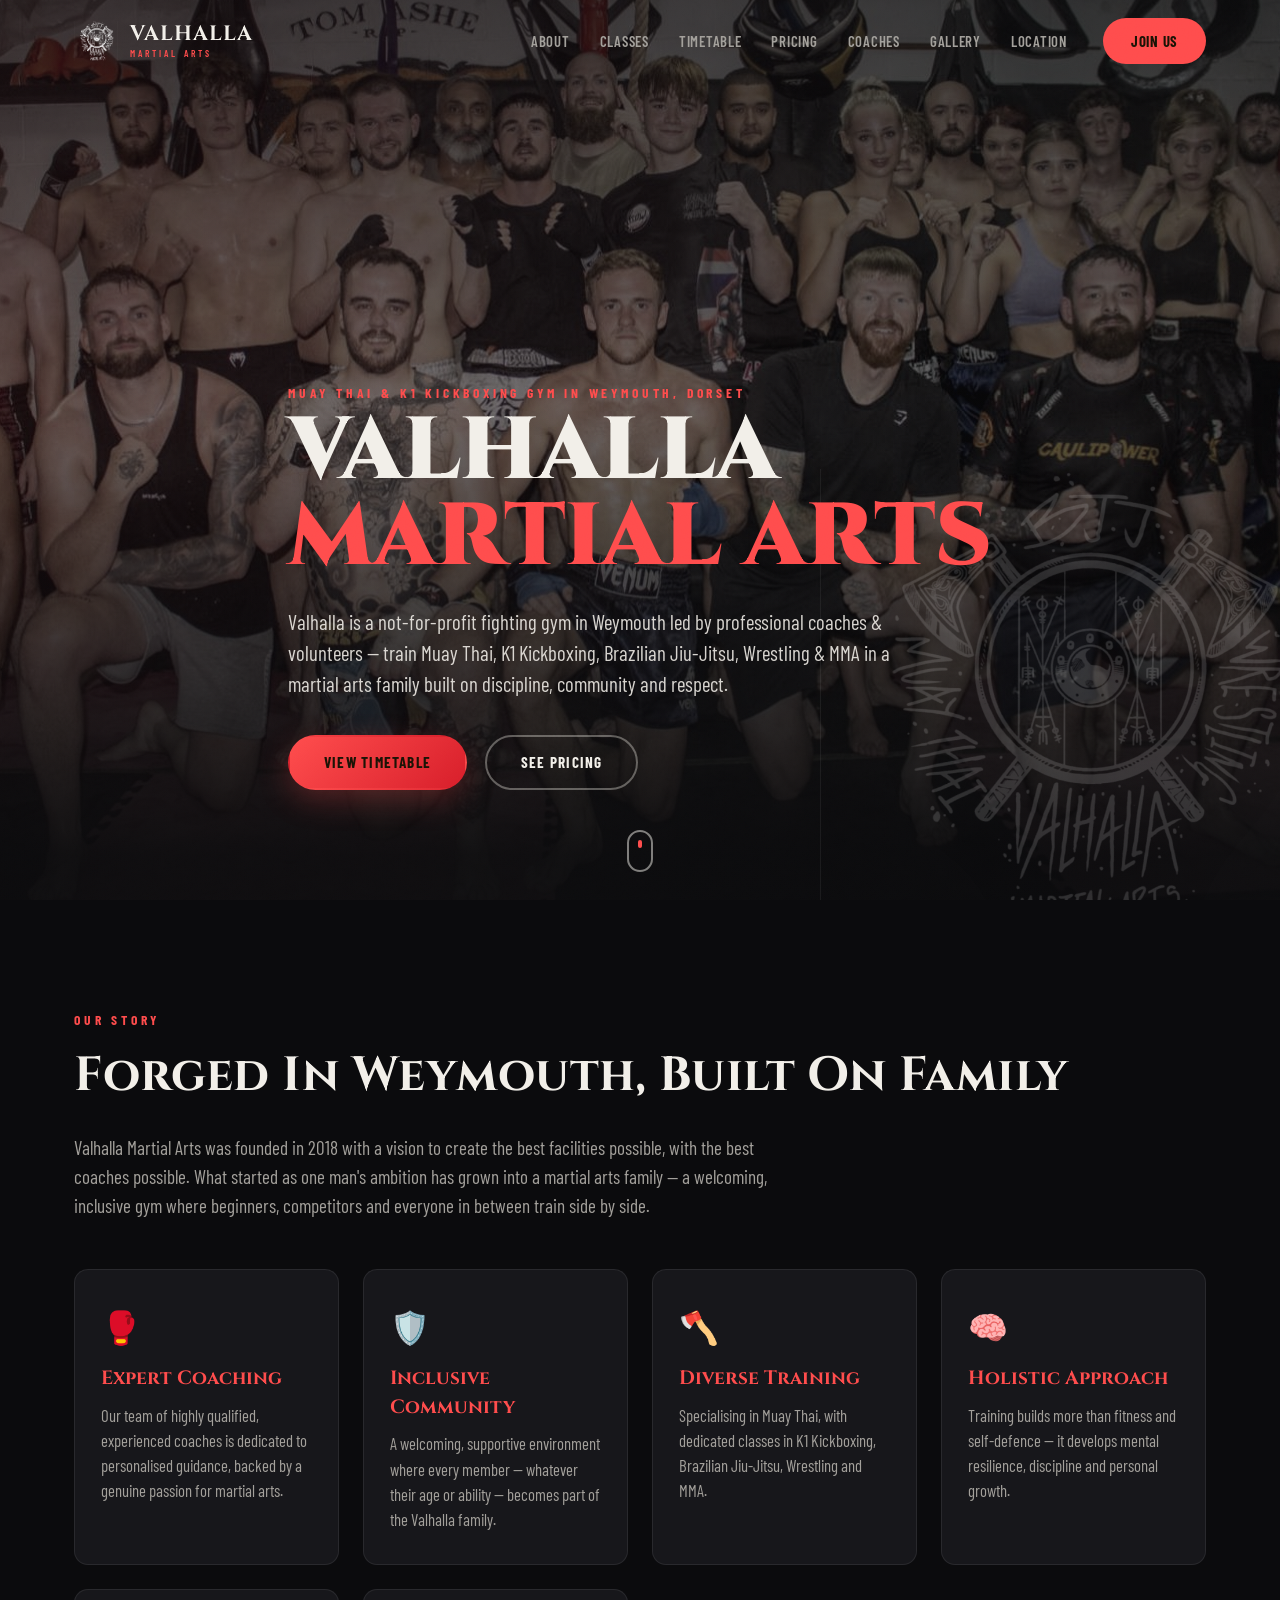
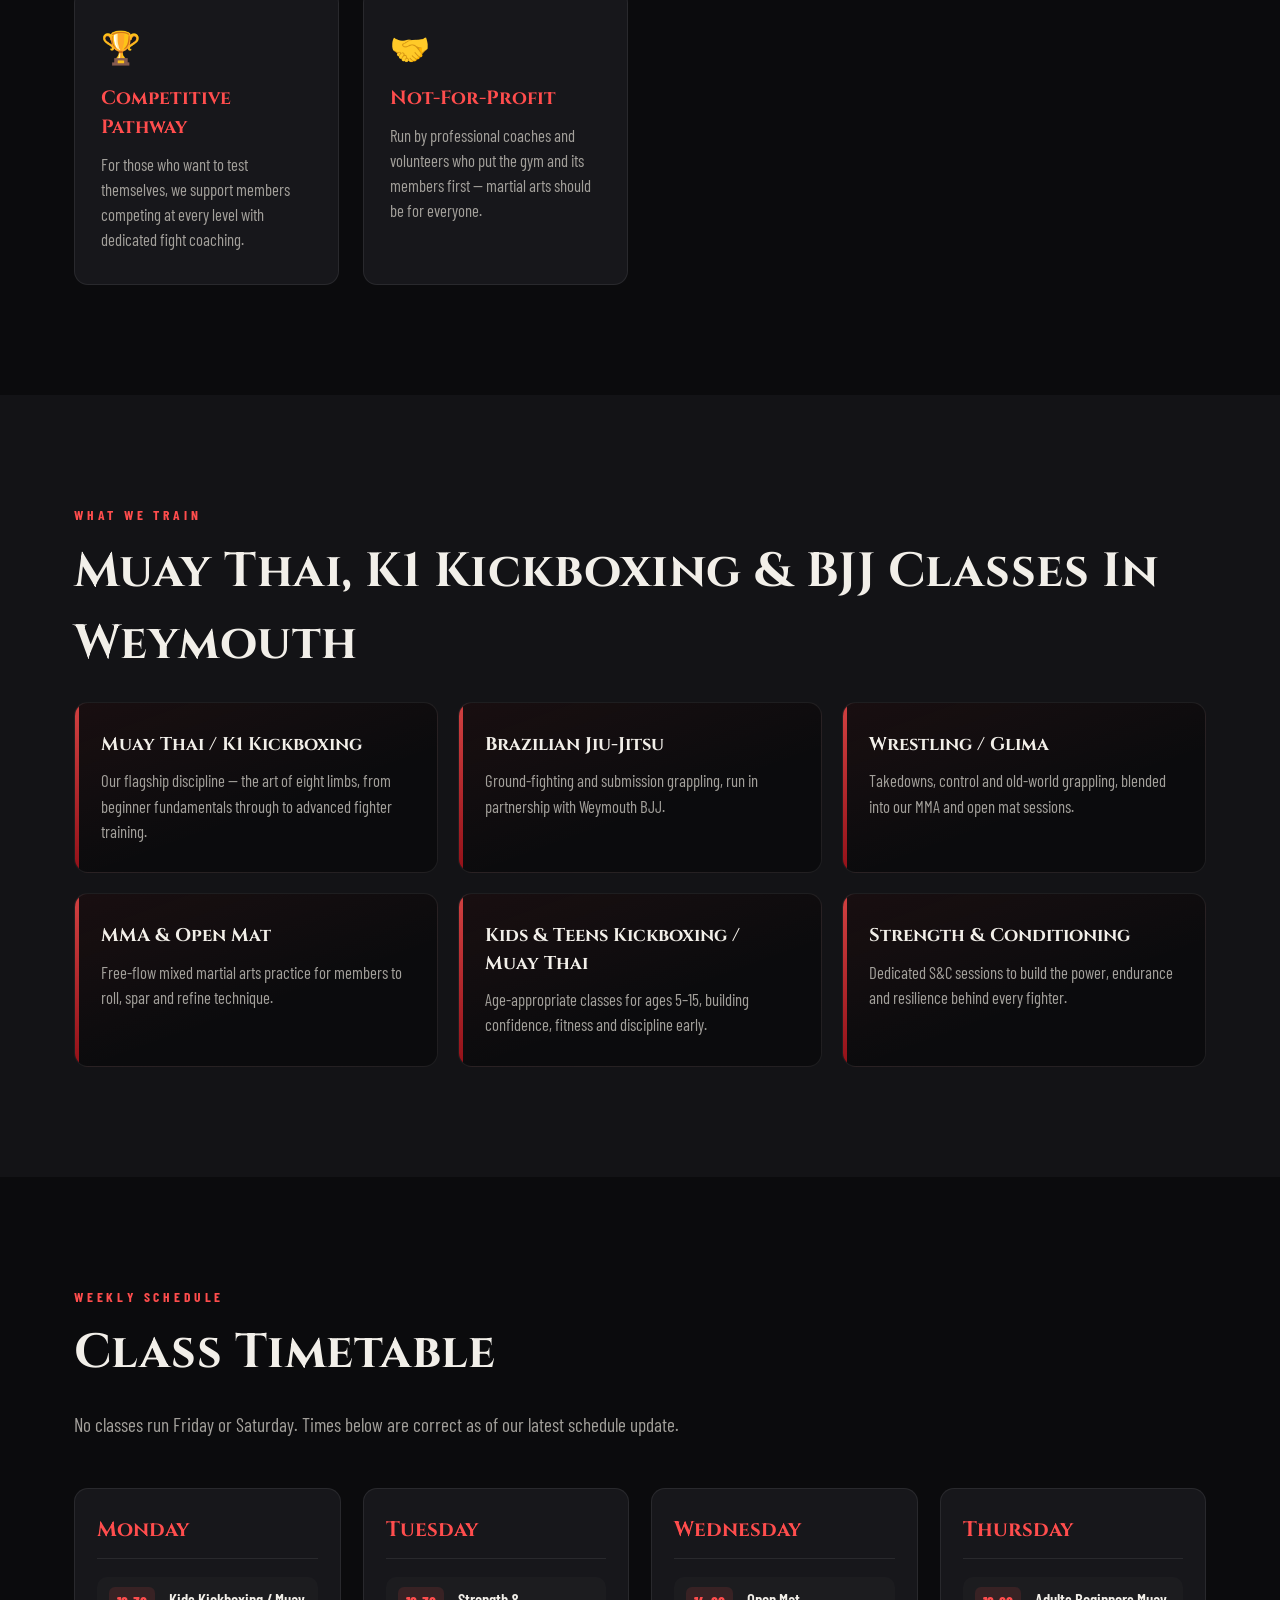
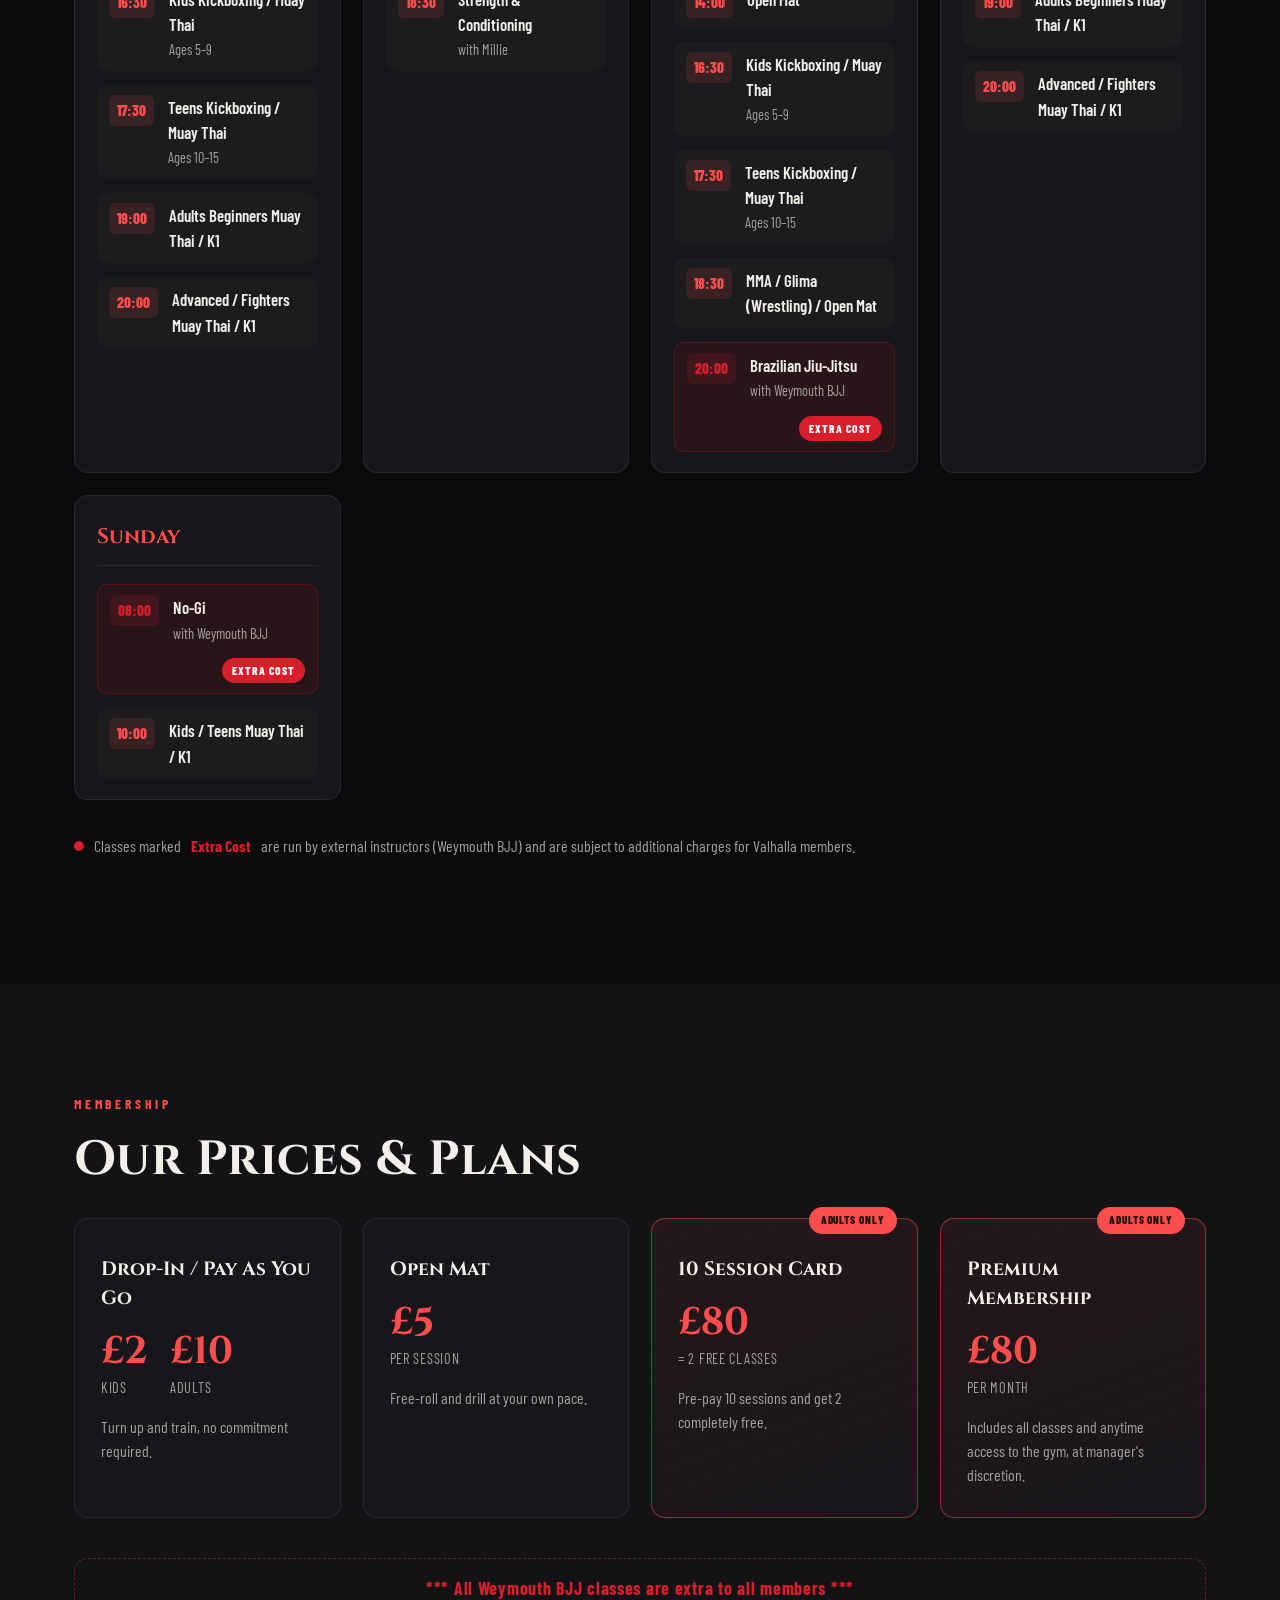
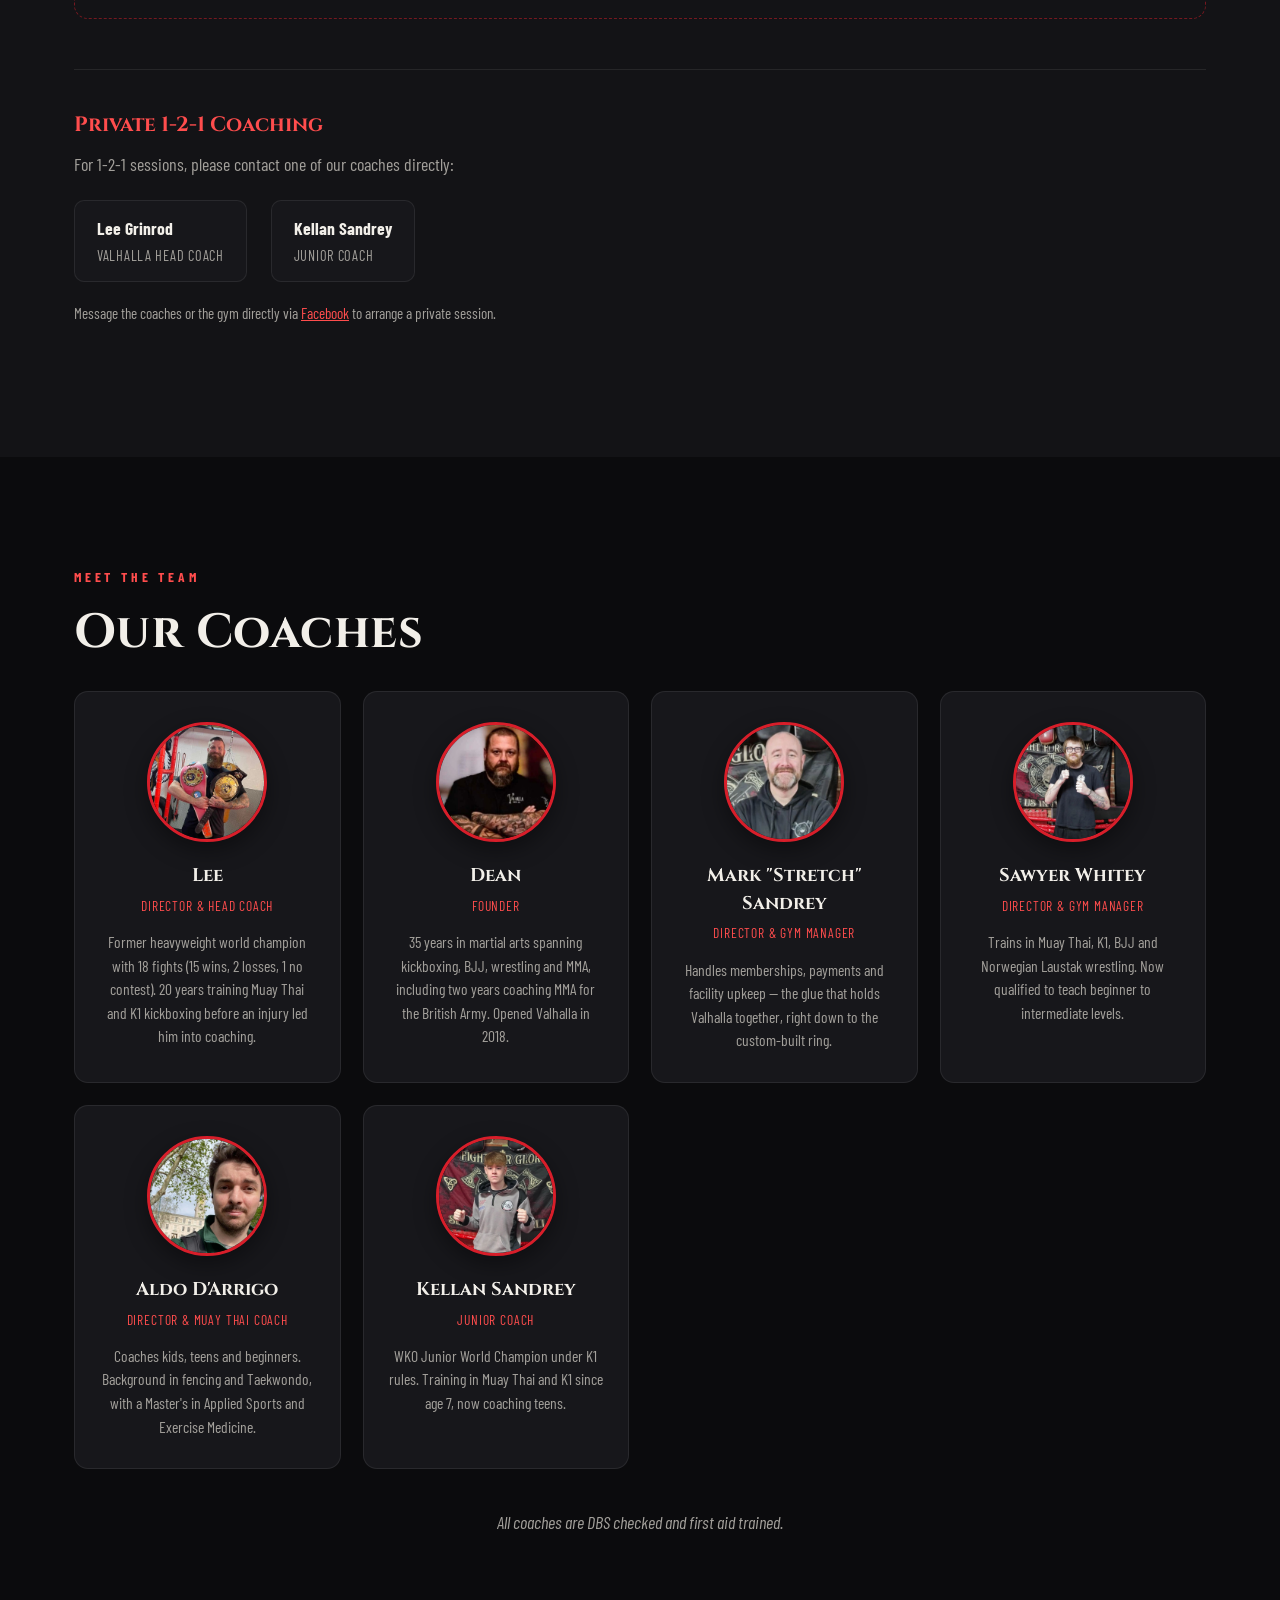
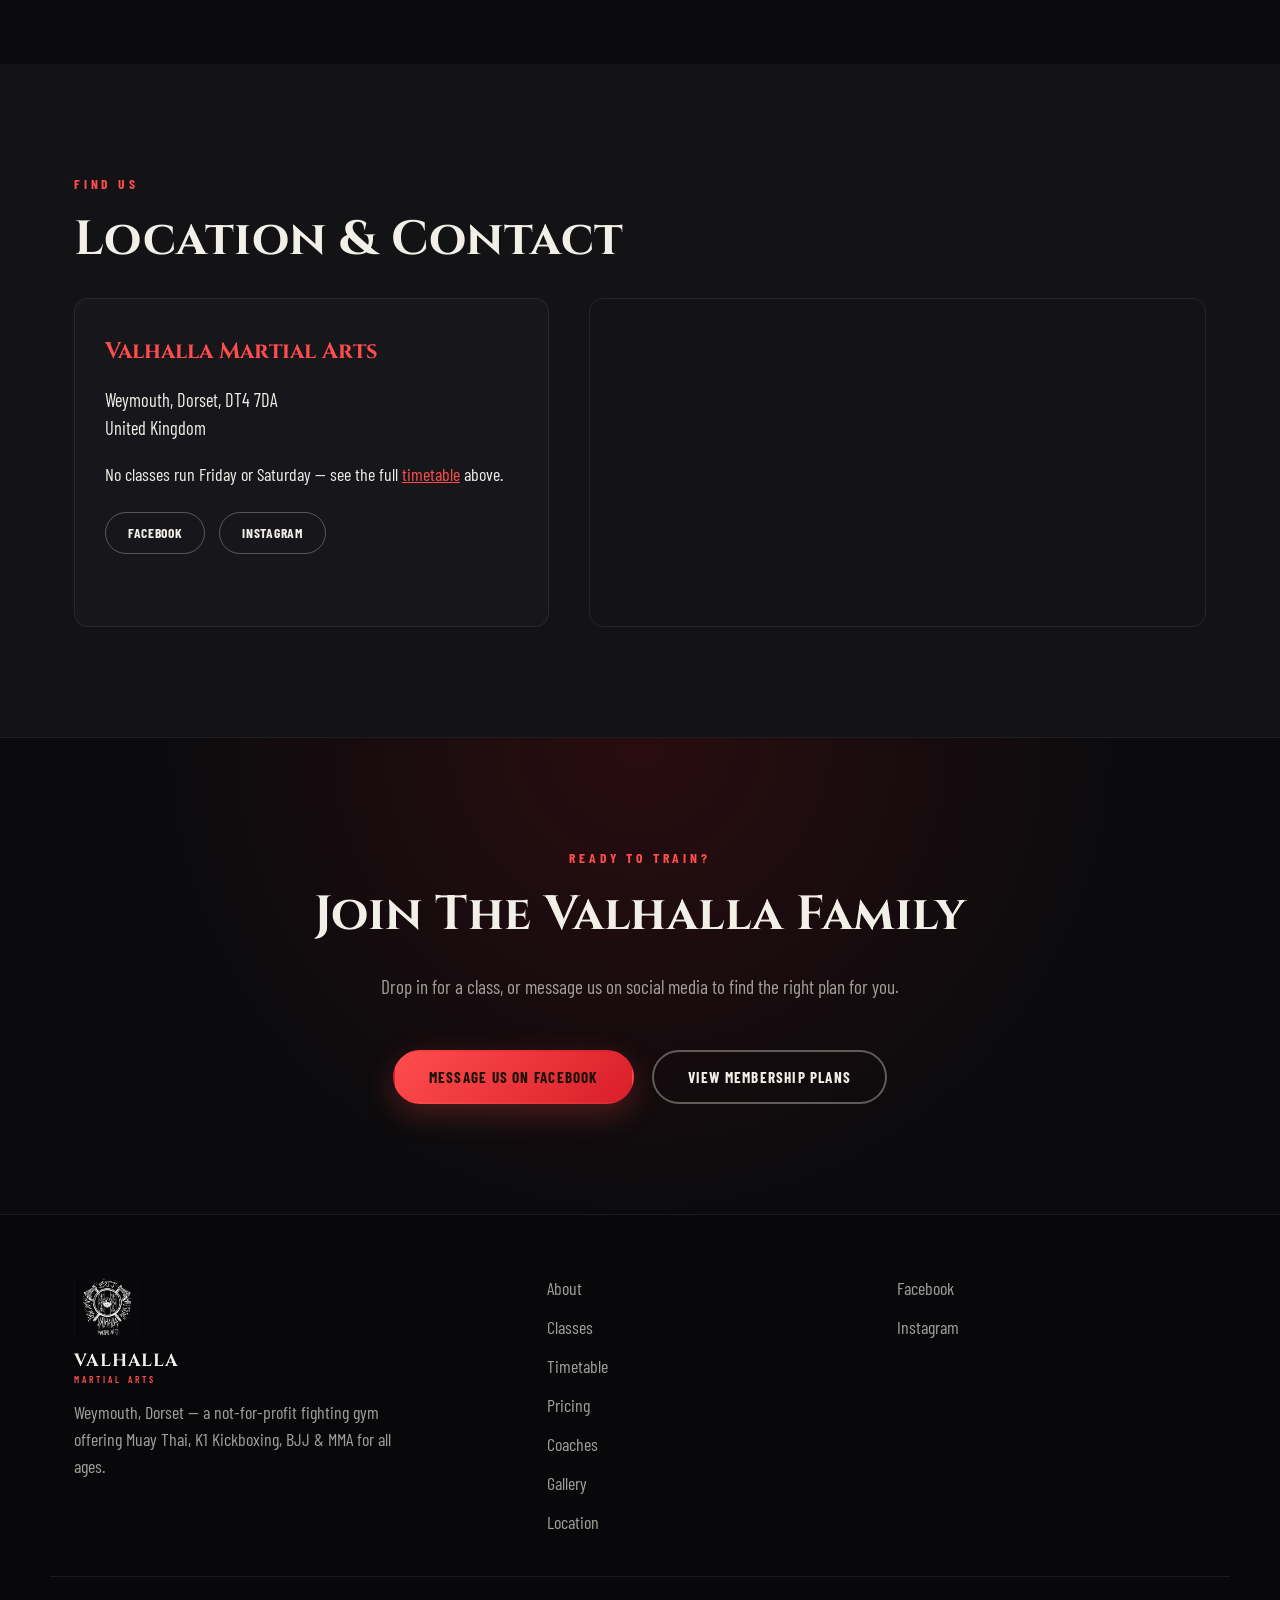
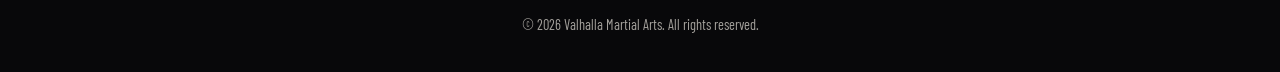
<file: index.html>
<!DOCTYPE html>
<html lang="en-GB">
<head>
<meta charset="UTF-8">
<meta name="viewport" content="width=device-width, initial-scale=1.0">
<title>Muay Thai &amp; K1 Kickboxing Gym in Weymouth | Valhalla Martial Arts</title>
<meta name="description" content="Valhalla Martial Arts is a not-for-profit fighting gym in Weymouth, Dorset. Train Muay Thai, K1 Kickboxing, Brazilian Jiu-Jitsu, Wrestling &amp; MMA for all ages.">
<meta name="keywords" content="Muay Thai Weymouth, K1 Kickboxing Weymouth, fighting gym Weymouth, martial arts Dorset, Brazilian Jiu-Jitsu Weymouth, kickboxing classes Weymouth, MMA gym Dorset">
<meta name="robots" content="index, follow">
<meta name="author" content="Valhalla Martial Arts">
<link rel="canonical" href="https://valhallaweymouth.co.uk/">

<!-- Open Graph -->
<meta property="og:type" content="website">
<meta property="og:site_name" content="Valhalla Martial Arts">
<meta property="og:title" content="Muay Thai &amp; K1 Kickboxing Gym in Weymouth | Valhalla Martial Arts">
<meta property="og:description" content="A not-for-profit fighting gym in Weymouth, Dorset. Train Muay Thai, K1 Kickboxing, Brazilian Jiu-Jitsu, Wrestling &amp; MMA for all ages.">
<meta property="og:url" content="https://valhallaweymouth.co.uk/">
<meta property="og:image" content="https://valhallaweymouth.co.uk/assets/img/hero.jpg">
<meta property="og:locale" content="en_GB">

<!-- Twitter -->
<meta name="twitter:card" content="summary_large_image">
<meta name="twitter:title" content="Muay Thai &amp; K1 Kickboxing Gym in Weymouth | Valhalla Martial Arts">
<meta name="twitter:description" content="A not-for-profit fighting gym in Weymouth, Dorset. Train Muay Thai, K1 Kickboxing, Brazilian Jiu-Jitsu, Wrestling &amp; MMA for all ages.">
<meta name="twitter:image" content="https://valhallaweymouth.co.uk/assets/img/hero.jpg">

<link rel="icon" href="data:image/svg+xml,%3Csvg xmlns='http://www.w3.org/2000/svg' viewBox='0 0 100 100'%3E%3Ctext y='.9em' font-size='90'%3E%F0%9F%AA%93%3C/text%3E%3C/svg%3E">
<link rel="preconnect" href="https://fonts.googleapis.com">
<link rel="preconnect" href="https://fonts.gstatic.com" crossorigin>
<link href="https://fonts.googleapis.com/css2?family=Cinzel:wght@500;600;700;900&family=Barlow+Condensed:wght@400;500;600;700;800&display=swap" rel="stylesheet">
<link rel="stylesheet" href="css/style.css">

<script type="application/ld+json">
{
  "@context": "https://schema.org",
  "@type": "ExerciseGym",
  "name": "Valhalla Martial Arts",
  "alternateName": "Valhalla Weymouth",
  "description": "A not-for-profit fighting gym in Weymouth, Dorset offering Muay Thai, K1 Kickboxing, Brazilian Jiu-Jitsu, Wrestling and MMA for all ages.",
  "url": "https://valhallaweymouth.co.uk/",
  "image": "https://valhallaweymouth.co.uk/assets/img/hero.jpg",
  "priceRange": "£2-£80",
  "address": {
    "@type": "PostalAddress",
    "addressLocality": "Weymouth",
    "addressRegion": "Dorset",
    "postalCode": "DT4 7DA",
    "addressCountry": "GB"
  },
  "sameAs": [
    "https://www.facebook.com/ValhallaMartialArtsPortland/",
    "https://www.instagram.com/valhalla_weymouth/"
  ],
  "sport": ["Muay Thai", "K1 Kickboxing", "Brazilian Jiu-Jitsu", "Wrestling", "Mixed Martial Arts"]
}
</script>
</head>
<body>

<div class="grain"></div>

<!-- ============ HEADER ============ -->
<header class="site-header" id="siteHeader">
  <div class="container header-inner">
    <a href="#home" class="brand">
      <img class="brand-mark" src="assets/img/logo.png" alt="Valhalla Martial Arts crest">
      <span class="brand-text">VALHALLA<span class="brand-sub">MARTIAL&nbsp;ARTS</span></span>
    </a>

    <nav class="main-nav" id="mainNav">
      <a href="#about">About</a>
      <a href="#classes">Classes</a>
      <a href="#timetable">Timetable</a>
      <a href="#pricing">Pricing</a>
      <a href="#coaches">Coaches</a>
      <a href="gallery.html">Gallery</a>
      <a href="#location">Location</a>
      <a href="#contact" class="nav-cta">Join Us</a>
    </nav>

    <button class="nav-toggle" id="navToggle" aria-label="Toggle navigation" aria-expanded="false">
      <span></span><span></span><span></span>
    </button>
  </div>
</header>

<!-- ============ HERO ============ -->
<section class="hero" id="home">
  <div class="hero-bg" style="background-image:url('assets/img/hero.jpg')"></div>
  <div class="hero-overlay"></div>
  <img class="hero-logo-watermark" src="assets/img/logo.png" alt="" aria-hidden="true">
  <div class="container hero-inner">
    <h1 class="hero-title reveal">
      <span class="eyebrow">Muay Thai &amp; K1 Kickboxing Gym in Weymouth, Dorset</span>
      <span class="line">VALHALLA</span>
      <span class="line accent">MARTIAL ARTS</span>
    </h1>
    <p class="hero-tagline reveal">Valhalla is a not-for-profit fighting gym in Weymouth led by professional coaches &amp; volunteers — train Muay Thai, K1 Kickboxing, Brazilian Jiu-Jitsu, Wrestling &amp; MMA in a martial arts family built on discipline, community and respect.</p>
    <div class="hero-actions reveal">
      <a href="#timetable" class="btn btn-primary">View Timetable</a>
      <a href="#pricing" class="btn btn-outline">See Pricing</a>
    </div>
  </div>
  <a href="#about" class="scroll-cue" aria-label="Scroll to content"><span></span></a>
</section>

<!-- ============ ABOUT ============ -->
<section class="section" id="about">
  <div class="container">
    <p class="eyebrow reveal">Our Story</p>
    <h2 class="section-title reveal">Forged In Weymouth, Built On Family</h2>
    <p class="section-lead reveal">Valhalla Martial Arts was founded in 2018 with a vision to create the best facilities possible, with the best coaches possible. What started as one man's ambition has grown into a martial arts family — a welcoming, inclusive gym where beginners, competitors and everyone in between train side by side.</p>

    <div class="feature-grid">
      <article class="feature-card reveal">
        <div class="feature-icon">🥊</div>
        <h3>Expert Coaching</h3>
        <p>Our team of highly qualified, experienced coaches is dedicated to personalised guidance, backed by a genuine passion for martial arts.</p>
      </article>
      <article class="feature-card reveal">
        <div class="feature-icon">🛡️</div>
        <h3>Inclusive Community</h3>
        <p>A welcoming, supportive environment where every member — whatever their age or ability — becomes part of the Valhalla family.</p>
      </article>
      <article class="feature-card reveal">
        <div class="feature-icon">🪓</div>
        <h3>Diverse Training</h3>
        <p>Specialising in Muay Thai, with dedicated classes in K1 Kickboxing, Brazilian Jiu-Jitsu, Wrestling and MMA.</p>
      </article>
      <article class="feature-card reveal">
        <div class="feature-icon">🧠</div>
        <h3>Holistic Approach</h3>
        <p>Training builds more than fitness and self-defence — it develops mental resilience, discipline and personal growth.</p>
      </article>
      <article class="feature-card reveal">
        <div class="feature-icon">🏆</div>
        <h3>Competitive Pathway</h3>
        <p>For those who want to test themselves, we support members competing at every level with dedicated fight coaching.</p>
      </article>
      <article class="feature-card reveal">
        <div class="feature-icon">🤝</div>
        <h3>Not-For-Profit</h3>
        <p>Run by professional coaches and volunteers who put the gym and its members first — martial arts should be for everyone.</p>
      </article>
    </div>
  </div>
</section>

<!-- ============ CLASSES ============ -->
<section class="section section-alt" id="classes">
  <div class="container">
    <p class="eyebrow reveal">What We Train</p>
    <h2 class="section-title reveal">Muay Thai, K1 Kickboxing &amp; BJJ Classes In Weymouth</h2>

    <div class="discipline-grid">
      <article class="discipline-card reveal">
        <h3>Muay Thai / K1 Kickboxing</h3>
        <p>Our flagship discipline — the art of eight limbs, from beginner fundamentals through to advanced fighter training.</p>
      </article>
      <article class="discipline-card reveal">
        <h3>Brazilian Jiu-Jitsu</h3>
        <p>Ground-fighting and submission grappling, run in partnership with Weymouth BJJ.</p>
      </article>
      <article class="discipline-card reveal">
        <h3>Wrestling / Glima</h3>
        <p>Takedowns, control and old-world grappling, blended into our MMA and open mat sessions.</p>
      </article>
      <article class="discipline-card reveal">
        <h3>MMA &amp; Open Mat</h3>
        <p>Free-flow mixed martial arts practice for members to roll, spar and refine technique.</p>
      </article>
      <article class="discipline-card reveal">
        <h3>Kids &amp; Teens Kickboxing / Muay Thai</h3>
        <p>Age-appropriate classes for ages 5–15, building confidence, fitness and discipline early.</p>
      </article>
      <article class="discipline-card reveal">
        <h3>Strength &amp; Conditioning</h3>
        <p>Dedicated S&amp;C sessions to build the power, endurance and resilience behind every fighter.</p>
      </article>
    </div>
  </div>
</section>

<!-- ============ TIMETABLE ============ -->
<section class="section" id="timetable">
  <div class="container">
    <p class="eyebrow reveal">Weekly Schedule</p>
    <h2 class="section-title reveal">Class Timetable</h2>
    <p class="section-lead reveal">No classes run Friday or Saturday. Times below are correct as of our latest schedule update.</p>

    <div class="timetable-grid">

      <article class="day-card reveal">
        <h3 class="day-name">Monday</h3>
        <ul class="class-list">
          <li class="class-item"><span class="class-time">16:30</span><span class="class-info"><strong>Kids Kickboxing / Muay Thai</strong><em>Ages 5–9</em></span></li>
          <li class="class-item"><span class="class-time">17:30</span><span class="class-info"><strong>Teens Kickboxing / Muay Thai</strong><em>Ages 10–15</em></span></li>
          <li class="class-item"><span class="class-time">19:00</span><span class="class-info"><strong>Adults Beginners Muay Thai / K1</strong></span></li>
          <li class="class-item"><span class="class-time">20:00</span><span class="class-info"><strong>Advanced / Fighters Muay Thai / K1</strong></span></li>
        </ul>
      </article>

      <article class="day-card reveal">
        <h3 class="day-name">Tuesday</h3>
        <ul class="class-list">
          <li class="class-item"><span class="class-time">18:30</span><span class="class-info"><strong>Strength &amp; Conditioning</strong><em>with Millie</em></span></li>
        </ul>
      </article>

      <article class="day-card reveal">
        <h3 class="day-name">Wednesday</h3>
        <ul class="class-list">
          <li class="class-item"><span class="class-time">14:00</span><span class="class-info"><strong>Open Mat</strong></span></li>
          <li class="class-item"><span class="class-time">16:30</span><span class="class-info"><strong>Kids Kickboxing / Muay Thai</strong><em>Ages 5–9</em></span></li>
          <li class="class-item"><span class="class-time">17:30</span><span class="class-info"><strong>Teens Kickboxing / Muay Thai</strong><em>Ages 10–15</em></span></li>
          <li class="class-item"><span class="class-time">18:30</span><span class="class-info"><strong>MMA / Glima (Wrestling) / Open Mat</strong></span></li>
          <li class="class-item external"><span class="class-time">20:00</span><span class="class-info"><strong>Brazilian Jiu-Jitsu</strong><em>with Weymouth BJJ</em></span><span class="badge">Extra Cost</span></li>
        </ul>
      </article>

      <article class="day-card reveal">
        <h3 class="day-name">Thursday</h3>
        <ul class="class-list">
          <li class="class-item"><span class="class-time">19:00</span><span class="class-info"><strong>Adults Beginners Muay Thai / K1</strong></span></li>
          <li class="class-item"><span class="class-time">20:00</span><span class="class-info"><strong>Advanced / Fighters Muay Thai / K1</strong></span></li>
        </ul>
      </article>

      <article class="day-card reveal">
        <h3 class="day-name">Sunday</h3>
        <ul class="class-list">
          <li class="class-item external"><span class="class-time">08:00</span><span class="class-info"><strong>No-Gi</strong><em>with Weymouth BJJ</em></span><span class="badge">Extra Cost</span></li>
          <li class="class-item"><span class="class-time">10:00</span><span class="class-info"><strong>Kids / Teens Muay Thai / K1</strong></span></li>
        </ul>
      </article>

    </div>

    <p class="timetable-note reveal"><span class="dot"></span> Classes marked <strong>Extra Cost</strong> are run by external instructors (Weymouth BJJ) and are subject to additional charges for Valhalla members.</p>
  </div>
</section>

<!-- ============ PRICING ============ -->
<section class="section section-alt" id="pricing">
  <div class="container">
    <p class="eyebrow reveal">Membership</p>
    <h2 class="section-title reveal">Our Prices &amp; Plans</h2>

    <div class="pricing-grid">

      <article class="price-card reveal">
        <h3>Drop-In / Pay As You Go</h3>
        <div class="price-row">
          <div class="price-block"><span class="price-amount">£2</span><span class="price-label">Kids</span></div>
          <div class="price-block"><span class="price-amount">£10</span><span class="price-label">Adults</span></div>
        </div>
        <p class="price-desc">Turn up and train, no commitment required.</p>
      </article>

      <article class="price-card reveal">
        <h3>Open Mat</h3>
        <div class="price-row single">
          <div class="price-block"><span class="price-amount">£5</span><span class="price-label">Per session</span></div>
        </div>
        <p class="price-desc">Free-roll and drill at your own pace.</p>
      </article>

      <article class="price-card featured reveal">
        <span class="price-tag">Adults Only</span>
        <h3>10 Session Card</h3>
        <div class="price-row single">
          <div class="price-block"><span class="price-amount">£80</span><span class="price-label">= 2 free classes</span></div>
        </div>
        <p class="price-desc">Pre-pay 10 sessions and get 2 completely free.</p>
      </article>

      <article class="price-card featured reveal">
        <span class="price-tag">Adults Only</span>
        <h3>Premium Membership</h3>
        <div class="price-row single">
          <div class="price-block"><span class="price-amount">£80</span><span class="price-label">per month</span></div>
        </div>
        <p class="price-desc">Includes all classes and anytime access to the gym, at manager's discretion.</p>
      </article>

    </div>

    <div class="callout reveal">***&nbsp;All Weymouth BJJ classes are extra to all members&nbsp;***</div>

    <div class="private-lessons reveal">
      <h3>Private 1-2-1 Coaching</h3>
      <p>For 1-2-1 sessions, please contact one of our coaches directly:</p>
      <div class="coach-contact-grid">
        <div class="coach-contact">
          <span class="coach-contact-name">Lee Grinrod</span>
          <span class="coach-contact-role">Valhalla Head Coach</span>
        </div>
        <div class="coach-contact">
          <span class="coach-contact-name">Kellan Sandrey</span>
          <span class="coach-contact-role">Junior Coach</span>
        </div>
      </div>
      <p class="private-note">Message the coaches or the gym directly via <a href="https://www.facebook.com/ValhallaMartialArtsPortland/" target="_blank" rel="noopener">Facebook</a> to arrange a private session.</p>
    </div>
  </div>
</section>

<!-- ============ COACHES ============ -->
<section class="section" id="coaches">
  <div class="container">
    <p class="eyebrow reveal">Meet The Team</p>
    <h2 class="section-title reveal">Our Coaches</h2>

    <div class="coach-grid">
      <article class="coach-card reveal">
        <img class="coach-photo" src="assets/img/coaches/lee.jpg" width="600" height="600" loading="lazy" alt="Lee, Head Coach at Valhalla Martial Arts Weymouth, teaching Muay Thai and K1 Kickboxing">
        <h3>Lee</h3>
        <span class="coach-role">Director &amp; Head Coach</span>
        <p>Former heavyweight world champion with 18 fights (15 wins, 2 losses, 1 no contest). 20 years training Muay Thai and K1 kickboxing before an injury led him into coaching.</p>
      </article>

      <article class="coach-card reveal">
        <img class="coach-photo" src="assets/img/coaches/dean.jpg" width="600" height="600" loading="lazy" alt="Dean, Founder of Valhalla Martial Arts, the Weymouth fighting gym he opened in 2018">
        <h3>Dean</h3>
        <span class="coach-role">Founder</span>
        <p>35 years in martial arts spanning kickboxing, BJJ, wrestling and MMA, including two years coaching MMA for the British Army. Opened Valhalla in 2018.</p>
      </article>

      <article class="coach-card reveal">
        <img class="coach-photo" src="assets/img/coaches/mark.jpg" width="600" height="600" loading="lazy" alt="Mark &quot;Stretch&quot; Sandrey, Director and Gym Manager at Valhalla Martial Arts Weymouth">
        <h3>Mark "Stretch" Sandrey</h3>
        <span class="coach-role">Director &amp; Gym Manager</span>
        <p>Handles memberships, payments and facility upkeep — the glue that holds Valhalla together, right down to the custom-built ring.</p>
      </article>

      <article class="coach-card reveal">
        <img class="coach-photo" src="assets/img/coaches/sawyer.jpg" width="600" height="600" loading="lazy" alt="Sawyer Whitey, Director and Gym Manager, coaching Muay Thai and K1 Kickboxing at Valhalla Weymouth">
        <h3>Sawyer Whitey</h3>
        <span class="coach-role">Director &amp; Gym Manager</span>
        <p>Trains in Muay Thai, K1, BJJ and Norwegian Laustak wrestling. Now qualified to teach beginner to intermediate levels.</p>
      </article>

      <article class="coach-card reveal">
        <img class="coach-photo" src="assets/img/coaches/aldo.jpg" width="600" height="600" loading="lazy" alt="Aldo D'Arrigo, Director and Muay Thai Coach at Valhalla Martial Arts Weymouth">
        <h3>Aldo D'Arrigo</h3>
        <span class="coach-role">Director &amp; Muay Thai Coach</span>
        <p>Coaches kids, teens and beginners. Background in fencing and Taekwondo, with a Master's in Applied Sports and Exercise Medicine.</p>
      </article>

      <article class="coach-card reveal">
        <img class="coach-photo" src="assets/img/coaches/kellan.jpg" width="600" height="600" loading="lazy" alt="Kellan Sandrey, Junior Coach and WKO Junior World K1 Champion at Valhalla Martial Arts Weymouth">
        <h3>Kellan Sandrey</h3>
        <span class="coach-role">Junior Coach</span>
        <p>WKO Junior World Champion under K1 rules. Training in Muay Thai and K1 since age 7, now coaching teens.</p>
      </article>
    </div>

    <p class="coach-footnote reveal">All coaches are DBS checked and first aid trained.</p>
  </div>
</section>

<!-- ============ LOCATION / CONTACT ============ -->
<section class="section section-alt" id="location">
  <div class="container">
    <p class="eyebrow reveal">Find Us</p>
    <h2 class="section-title reveal">Location &amp; Contact</h2>

    <div class="location-grid">
      <div class="location-info reveal">
        <h3>Valhalla Martial Arts</h3>
        <p class="location-address">Weymouth, Dorset, DT4 7DA<br>United Kingdom</p>
        <p>No classes run Friday or Saturday — see the full <a href="#timetable">timetable</a> above.</p>
        <div class="social-links">
          <a href="https://www.facebook.com/ValhallaMartialArtsPortland/" target="_blank" rel="noopener" class="social-btn">Facebook</a>
          <a href="https://www.instagram.com/valhalla_weymouth/" target="_blank" rel="noopener" class="social-btn">Instagram</a>
        </div>
      </div>
      <div class="location-map reveal">
        <iframe
          title="Valhalla Martial Arts location map"
          src="https://www.google.com/maps?q=Weymouth+DT4+7DA+Dorset+UK&output=embed"
          loading="lazy"
          referrerpolicy="no-referrer-when-downgrade">
        </iframe>
      </div>
    </div>
  </div>
</section>

<!-- ============ CONTACT / CTA ============ -->
<section class="section cta-section" id="contact">
  <div class="container cta-inner">
    <p class="eyebrow reveal">Ready To Train?</p>
    <h2 class="section-title reveal">Join The Valhalla Family</h2>
    <p class="section-lead reveal">Drop in for a class, or message us on social media to find the right plan for you.</p>
    <div class="hero-actions reveal">
      <a href="https://www.facebook.com/ValhallaMartialArtsPortland/" target="_blank" rel="noopener" class="btn btn-primary">Message Us On Facebook</a>
      <a href="#pricing" class="btn btn-outline">View Membership Plans</a>
    </div>
  </div>
</section>

<!-- ============ FOOTER ============ -->
<footer class="site-footer">
  <div class="container footer-inner">
    <div class="footer-brand">
      <img class="footer-logo" src="assets/img/logo.png" alt="Valhalla Martial Arts crest">
      <span class="brand-text small">VALHALLA<span class="brand-sub">MARTIAL&nbsp;ARTS</span></span>
      <p>Weymouth, Dorset — a not-for-profit fighting gym offering Muay Thai, K1 Kickboxing, BJJ &amp; MMA for all ages.</p>
    </div>
    <nav class="footer-nav">
      <a href="#about">About</a>
      <a href="#classes">Classes</a>
      <a href="#timetable">Timetable</a>
      <a href="#pricing">Pricing</a>
      <a href="#coaches">Coaches</a>
      <a href="gallery.html">Gallery</a>
      <a href="#location">Location</a>
    </nav>
    <div class="footer-social">
      <a href="https://www.facebook.com/ValhallaMartialArtsPortland/" target="_blank" rel="noopener">Facebook</a>
      <a href="https://www.instagram.com/valhalla_weymouth/" target="_blank" rel="noopener">Instagram</a>
    </div>
  </div>
  <div class="container footer-bottom">
    <p>&copy; <span id="year"></span> Valhalla Martial Arts. All rights reserved.</p>
  </div>
</footer>

<button class="back-to-top" id="backToTop" aria-label="Back to top">↑</button>

<script src="js/script.js"></script>
</body>
</html>
</file>
<file: css/style.css>
/* ===================== Root / Reset ===================== */
:root{
  --bg: #0b0b0d;
  --bg-alt: #131316;
  --bg-card: #17171b;
  --border: rgba(255,255,255,0.08);
  --gold: #d81e2a;
  --gold-bright: #ff4d4d;
  --red: #b5121b;
  --red-bright: #d81e2a;
  --text: #f2efe9;
  --text-muted: #a3a09b;
  --font-display: 'Cinzel', serif;
  --font-body: 'Barlow Condensed', sans-serif;
  --container: 1180px;
  --radius: 14px;
  --shadow: 0 20px 50px rgba(0,0,0,0.45);
}

*, *::before, *::after{ box-sizing: border-box; }

html{ scroll-behavior: smooth; }

body{
  margin:0;
  background: var(--bg);
  color: var(--text);
  font-family: var(--font-body);
  font-size: 18px;
  line-height: 1.5;
  -webkit-font-smoothing: antialiased;
}

@media (prefers-reduced-motion: reduce){
  html{ scroll-behavior: auto; }
  *{ animation-duration: 0.01ms !important; animation-iteration-count: 1 !important; transition-duration: 0.01ms !important; }
}

img{ max-width:100%; display:block; }
a{ color: inherit; text-decoration:none; }
ul{ list-style:none; margin:0; padding:0; }

.container{
  max-width: var(--container);
  margin: 0 auto;
  padding: 0 24px;
}

section[id]{ scroll-margin-top: 90px; }

/* subtle grain texture overlay for atmosphere */
.grain{
  position: fixed; inset:0; pointer-events:none; z-index: 999;
  opacity: 0.035; mix-blend-mode: overlay;
  background-image: url("data:image/svg+xml,%3Csvg xmlns='http://www.w3.org/2000/svg' width='120' height='120'%3E%3Cfilter id='n'%3E%3CfeTurbulence type='fractalNoise' baseFrequency='0.9' numOctaves='2' stitchTiles='stitch'/%3E%3C/filter%3E%3Crect width='100%25' height='100%25' filter='url(%23n)'/%3E%3C/svg%3E");
}

/* ===================== Typography helpers ===================== */
.eyebrow{
  display: block;
  font-family: var(--font-body);
  font-weight: 700;
  letter-spacing: 0.28em;
  text-transform: uppercase;
  font-size: 0.85rem;
  color: var(--gold-bright);
  margin: 0 0 10px;
}

.section-title{
  font-family: var(--font-display);
  font-weight: 700;
  font-size: clamp(2rem, 4vw, 3rem);
  letter-spacing: 0.01em;
  margin: 0 0 22px;
  color: var(--text);
}

.section-lead{
  max-width: 720px;
  color: var(--text-muted);
  font-size: 1.2rem;
  margin: 0 0 48px;
}

/* ===================== Buttons ===================== */
.btn{
  display: inline-flex;
  align-items: center;
  justify-content: center;
  padding: 14px 34px;
  font-family: var(--font-body);
  font-weight: 700;
  letter-spacing: 0.08em;
  text-transform: uppercase;
  font-size: 0.95rem;
  border-radius: 999px;
  border: 2px solid transparent;
  cursor: pointer;
  transition: transform 0.2s ease, box-shadow 0.2s ease, background 0.2s ease, color 0.2s ease;
}
.btn-primary{
  background: linear-gradient(135deg, var(--gold-bright), var(--gold));
  color: #1a1305;
  box-shadow: 0 10px 30px rgba(255,77,77,0.25);
}
.btn-primary:hover{ transform: translateY(-3px); box-shadow: 0 16px 40px rgba(255,77,77,0.35); }

.btn-outline{
  border-color: rgba(242,239,233,0.35);
  color: var(--text);
  background: transparent;
}
.btn-outline:hover{ border-color: var(--gold); color: var(--gold-bright); transform: translateY(-3px); }

/* ===================== Header ===================== */
.site-header{
  position: fixed; top:0; left:0; right:0; z-index: 500;
  padding: 18px 0;
  transition: background 0.3s ease, padding 0.3s ease, box-shadow 0.3s ease;
}
.site-header.scrolled{
  background: rgba(11,11,13,0.9);
  backdrop-filter: blur(10px);
  padding: 12px 0;
  box-shadow: 0 6px 24px rgba(0,0,0,0.35);
  border-bottom: 1px solid var(--border);
}

.header-inner{ display:flex; align-items:center; justify-content:space-between; gap: 24px; }

.brand{ display:flex; align-items:center; gap:12px; }
.brand-mark{ width:44px; height:44px; object-fit: contain; flex-shrink:0; }
.brand-text{
  font-family: var(--font-display);
  font-weight: 700;
  font-size: 1.3rem;
  letter-spacing: 0.05em;
  color: var(--text);
  line-height:1;
  display:flex; flex-direction: column;
}
.brand-text.small{ font-size: 1.1rem; }
.brand-sub{
  font-family: var(--font-body);
  font-size: 0.6rem;
  letter-spacing: 0.32em;
  color: var(--gold-bright);
  font-weight: 600;
  margin-top: 4px;
}

.main-nav{ display:flex; align-items:center; gap: 30px; }
.main-nav a{
  font-family: var(--font-body);
  font-weight: 600;
  letter-spacing: 0.05em;
  text-transform: uppercase;
  font-size: 0.92rem;
  color: var(--text-muted);
  position: relative;
  padding: 4px 0;
  transition: color 0.2s ease;
}
.main-nav a:not(.nav-cta)::after{
  content:'';
  position:absolute; left:0; right:100%; bottom:-2px; height:2px;
  background: var(--gold-bright);
  transition: right 0.25s ease;
}
.main-nav a:not(.nav-cta):hover{ color: var(--text); }
.main-nav a:not(.nav-cta):hover::after{ right:0; }

.main-nav a.nav-cta{
  background: var(--gold-bright);
  color: #1a1305 !important;
  padding: 12px 28px;
  margin-left: 6px;
  border-radius: 999px;
  font-weight: 700;
}
.nav-cta:hover{ background: var(--gold); }

.nav-toggle{
  display:none;
  flex-direction: column;
  gap:5px;
  background:none; border:none; cursor:pointer; padding:8px;
}
.nav-toggle span{ width:26px; height:2px; background: var(--text); transition: transform 0.25s ease, opacity 0.25s ease; }

/* ===================== Hero ===================== */
.hero{
  position: relative;
  min-height: 100svh;
  display:flex; align-items:flex-end;
  overflow:hidden;
  color: var(--text);
}
.hero-bg{
  position:absolute; inset:0;
  background-size: cover;
  background-repeat: no-repeat;
  background-position: center center;
  filter: grayscale(0.55) contrast(1.05);
  transform: scale(1.05);
}
.hero-overlay{
  position:absolute; inset:0;
  background:
    linear-gradient(to top, rgba(11,11,13,0.97) 5%, rgba(11,11,13,0.55) 55%, rgba(11,11,13,0.75) 100%),
    linear-gradient(120deg, rgba(181,18,27,0.18), rgba(11,11,13,0.1) 60%);
}
.hero-logo-watermark{
  position: absolute;
  z-index: 1;
  right: -60px;
  bottom: -40px;
  width: 520px;
  max-width: 55vw;
  opacity: 0.14;
  pointer-events: none;
  filter: drop-shadow(0 0 40px rgba(0,0,0,0.5));
}

.hero-inner{ position:relative; z-index:2; padding-bottom: 110px; padding-top: 160px; }

.hero-title{
  font-family: var(--font-display);
  font-weight: 900;
  line-height: 0.98;
  margin: 6px 0 24px;
  font-size: clamp(2.6rem, 8vw, 5.5rem);
}
.hero-title .line{ display:block; }
.hero-title .accent{ color: var(--gold-bright); }

.hero-tagline{
  max-width: 620px;
  font-size: 1.3rem;
  color: rgba(242,239,233,0.88);
  margin-bottom: 36px;
}
.hero-actions{ display:flex; gap:18px; flex-wrap:wrap; }

.scroll-cue{
  position:absolute; left:50%; bottom: 28px; transform: translateX(-50%);
  width:26px; height:42px; border:2px solid rgba(242,239,233,0.5); border-radius:20px;
  z-index:2;
}
.scroll-cue span{
  position:absolute; top:8px; left:50%; transform: translateX(-50%);
  width:4px; height:8px; background: var(--gold-bright); border-radius:2px;
  animation: cue 1.8s ease infinite;
}
@keyframes cue{ 0%{opacity:1; top:8px;} 70%{opacity:0; top:22px;} 100%{opacity:0; top:8px;} }

/* ===================== Sections ===================== */
.section{ padding: 110px 0; position: relative; }
.section-alt{ background: var(--bg-alt); }

/* ===================== Feature grid (About) ===================== */
.feature-grid{
  display:grid; grid-template-columns: repeat(auto-fit, minmax(260px, 1fr));
  gap: 24px;
}
.feature-card{
  background: var(--bg-card);
  border: 1px solid var(--border);
  border-radius: var(--radius);
  padding: 32px 26px;
  transition: transform 0.25s ease, border-color 0.25s ease, box-shadow 0.25s ease;
}
.feature-card:hover{ transform: translateY(-6px); border-color: rgba(255,77,77,0.4); box-shadow: var(--shadow); }
.feature-icon{ font-size: 2rem; margin-bottom: 14px; }
.feature-card h3{ font-family: var(--font-display); font-size: 1.2rem; margin: 0 0 10px; color: var(--gold-bright); }
.feature-card p{ color: var(--text-muted); margin:0; font-size: 1.05rem; }

/* ===================== Discipline grid ===================== */
.discipline-grid{
  display:grid; grid-template-columns: repeat(auto-fit, minmax(280px, 1fr));
  gap: 20px;
}
.discipline-card{
  position: relative;
  padding: 28px 26px;
  border-radius: var(--radius);
  border: 1px solid var(--border);
  background: linear-gradient(160deg, rgba(255,77,77,0.06), transparent 60%), var(--bg);
  overflow:hidden;
  transition: transform 0.25s ease, border-color 0.25s ease;
}
.discipline-card::before{
  content:'';
  position:absolute; top:0; left:0; width:4px; height:100%;
  background: linear-gradient(var(--gold-bright), var(--red));
  opacity: 0.8;
}
.discipline-card:hover{ transform: translateY(-4px); border-color: rgba(255,77,77,0.4); }
.discipline-card h3{ font-family: var(--font-display); font-size: 1.15rem; margin:0 0 10px; }
.discipline-card p{ color: var(--text-muted); margin:0; font-size: 1.05rem; }

/* ===================== Timetable ===================== */
.timetable-grid{
  display:grid;
  grid-template-columns: repeat(auto-fit, minmax(250px, 1fr));
  gap: 22px;
}
.day-card{
  background: var(--bg-card);
  border: 1px solid var(--border);
  border-radius: var(--radius);
  padding: 26px 22px 20px;
  transition: transform 0.25s ease, box-shadow 0.25s ease;
}
.day-card:hover{ transform: translateY(-4px); box-shadow: var(--shadow); }
.day-name{
  font-family: var(--font-display);
  color: var(--gold-bright);
  font-size: 1.3rem;
  margin: 0 0 18px;
  padding-bottom: 12px;
  border-bottom: 1px solid var(--border);
}
.class-list{ display:flex; flex-direction:column; gap: 14px; }
.class-item{
  display:flex; align-items:flex-start; gap:14px;
  position: relative;
  padding: 10px 12px;
  border-radius: 10px;
  background: rgba(255,255,255,0.02);
}
.class-item.external{ background: rgba(181,18,27,0.1); border: 1px solid rgba(181,18,27,0.35); flex-wrap: wrap; }
.class-time{
  font-family: var(--font-body);
  font-weight: 800;
  font-size: 0.95rem;
  color: var(--gold-bright);
  background: rgba(255,77,77,0.12);
  border-radius: 6px;
  padding: 4px 8px;
  white-space: nowrap;
  flex-shrink:0;
}
.class-item.external .class-time{ color: var(--red-bright); background: rgba(216,30,42,0.15); }
.class-info{ display:flex; flex-direction:column; gap:2px; }
.class-info strong{ font-size: 1.05rem; font-weight: 600; }
.class-info em{ font-style: normal; color: var(--text-muted); font-size: 0.9rem; }
.badge{
  margin-left:auto;
  font-size: 0.72rem;
  font-weight: 800;
  letter-spacing: 0.08em;
  text-transform: uppercase;
  color: #fff;
  background: var(--red-bright);
  padding: 4px 10px;
  border-radius: 999px;
  align-self: center;
}

.timetable-note{
  margin-top: 34px;
  color: var(--text-muted);
  display:flex; align-items:center; gap:10px;
  font-size: 1rem;
}
.timetable-note .dot{ width:10px; height:10px; border-radius:50%; background: var(--red-bright); flex-shrink:0; }
.timetable-note strong{ color: var(--red-bright); }

/* ===================== Pricing ===================== */
.pricing-grid{
  display:grid; grid-template-columns: repeat(auto-fit, minmax(250px, 1fr));
  gap: 22px;
  margin-bottom: 40px;
}
.price-card{
  position: relative;
  background: var(--bg-card);
  border: 1px solid var(--border);
  border-radius: var(--radius);
  padding: 30px 26px;
  transition: transform 0.25s ease, box-shadow 0.25s ease, border-color 0.25s ease;
}
.price-card:hover{ transform: translateY(-6px); box-shadow: var(--shadow); }
.price-card.featured{ border-color: rgba(255,77,77,0.5); background: linear-gradient(160deg, rgba(255,77,77,0.08), var(--bg-card)); }
.price-tag{
  position:absolute; top:-12px; right: 20px;
  background: var(--gold-bright); color:#1a1305; font-weight:800;
  font-size: 0.7rem; letter-spacing:0.08em; text-transform:uppercase;
  padding: 5px 12px; border-radius: 999px;
}
.price-card h3{ font-family: var(--font-display); font-size:1.2rem; margin: 6px 0 20px; }
.price-row{ display:flex; gap: 22px; margin-bottom: 16px; }
.price-row.single{ display:block; }
.price-block{ display:flex; flex-direction:column; }
.price-amount{ font-family: var(--font-display); font-size: 2.4rem; font-weight:700; color: var(--gold-bright); line-height:1; }
.price-label{ color: var(--text-muted); font-size: 0.9rem; margin-top:6px; text-transform: uppercase; letter-spacing: 0.05em; }
.price-desc{ color: var(--text-muted); margin:0; font-size: 1rem; }

.callout{
  text-align:center;
  font-family: var(--font-body);
  font-weight: 700;
  letter-spacing: 0.04em;
  color: var(--red-bright);
  border: 1px dashed rgba(216,30,42,0.5);
  border-radius: var(--radius);
  padding: 16px;
  margin-bottom: 50px;
}

.private-lessons{
  border-top: 1px solid var(--border);
  padding-top: 40px;
}
.private-lessons h3{ font-family: var(--font-display); font-size: 1.3rem; margin: 0 0 10px; color: var(--gold-bright); }
.private-lessons > p{ color: var(--text-muted); margin: 0 0 22px; }
.coach-contact-grid{ display:flex; gap: 24px; flex-wrap:wrap; margin-bottom: 20px; }
.coach-contact{
  background: var(--bg-card); border: 1px solid var(--border); border-radius: 10px;
  padding: 14px 22px; display:flex; flex-direction:column; gap:4px;
}
.coach-contact-name{ font-weight:700; font-size: 1.1rem; }
.coach-contact-role{ color: var(--text-muted); font-size: 0.9rem; text-transform: uppercase; letter-spacing: 0.05em; }
.private-note{ color: var(--text-muted); font-size: 0.95rem; }
.private-note a{ color: var(--gold-bright); text-decoration: underline; }

/* ===================== Coaches ===================== */
.coach-grid{
  display:grid; grid-template-columns: repeat(auto-fit, minmax(230px, 1fr));
  gap: 22px;
}
.coach-card{
  background: var(--bg-card);
  border: 1px solid var(--border);
  border-radius: var(--radius);
  padding: 30px 24px;
  text-align:center;
  transition: transform 0.25s ease, box-shadow 0.25s ease;
}
.coach-card:hover{ transform: translateY(-6px); box-shadow: var(--shadow); }
.coach-photo{
  width: 120px; height:120px; margin: 0 auto 20px;
  border-radius: 50%;
  object-fit: cover;
  object-position: center top;
  border: 3px solid var(--gold);
  box-shadow: 0 8px 22px rgba(0,0,0,0.4);
  transition: transform 0.25s ease, border-color 0.25s ease;
}
.coach-card:hover .coach-photo{ transform: scale(1.05); border-color: var(--gold-bright); }
.coach-card h3{ font-family: var(--font-display); font-size: 1.15rem; margin: 0 0 6px; }
.coach-role{ display:block; color: var(--gold-bright); font-size: 0.85rem; text-transform: uppercase; letter-spacing: 0.06em; margin-bottom: 14px; }
.coach-card p{ color: var(--text-muted); font-size: 0.98rem; margin:0; }
.coach-footnote{ text-align:center; margin-top: 40px; color: var(--text-muted); font-style: italic; }

/* ===================== Location ===================== */
.location-grid{
  display:grid; grid-template-columns: 1fr 1.3fr;
  gap: 40px; align-items: stretch;
}
.location-info{
  background: var(--bg-card);
  border: 1px solid var(--border);
  border-radius: var(--radius);
  padding: 36px 30px;
}
.location-info h3{ font-family: var(--font-display); font-size: 1.4rem; margin: 0 0 14px; color: var(--gold-bright); }
.location-address{ font-size: 1.15rem; margin-bottom: 18px; }
.location-info p a{ color: var(--gold-bright); text-decoration: underline; }
.social-links{ display:flex; gap: 14px; margin-top: 24px; flex-wrap: wrap; }
.social-btn{
  border: 1px solid rgba(242,239,233,0.3);
  padding: 10px 22px; border-radius: 999px;
  font-weight: 700; text-transform: uppercase; letter-spacing: 0.05em; font-size: 0.85rem;
  transition: border-color 0.2s ease, color 0.2s ease, background 0.2s ease;
}
.social-btn:hover{ border-color: var(--gold-bright); color: var(--gold-bright); background: rgba(255,77,77,0.08); }

.location-map{ border-radius: var(--radius); overflow:hidden; border: 1px solid var(--border); min-height: 320px; }
.location-map iframe{ width:100%; height:100%; min-height:320px; border:0; filter: grayscale(0.3) contrast(1.05); }

/* ===================== CTA Section ===================== */
.cta-section{
  background: radial-gradient(circle at 50% 0%, rgba(181,18,27,0.18), transparent 60%), var(--bg);
  text-align: center;
  border-top: 1px solid var(--border);
}
.cta-inner{ display:flex; flex-direction:column; align-items:center; }
.cta-inner .section-lead{ margin-left:auto; margin-right:auto; }
.cta-inner .hero-actions{ justify-content:center; }

/* ===================== Footer ===================== */
.site-footer{ background: #08080a; border-top: 1px solid var(--border); padding: 60px 0 0; }
.footer-inner{
  display:grid; grid-template-columns: 1.4fr 1fr 1fr;
  gap: 40px; padding-bottom: 40px;
}
.footer-logo{ width: 64px; height:64px; object-fit: contain; margin-bottom: 14px; }
.footer-brand p{ color: var(--text-muted); margin-top: 14px; max-width: 320px; }
.footer-nav, .footer-social{ display:flex; flex-direction:column; gap: 12px; }
.footer-nav a, .footer-social a{ color: var(--text-muted); transition: color 0.2s ease; }
.footer-nav a:hover, .footer-social a:hover{ color: var(--gold-bright); }
.footer-bottom{
  border-top: 1px solid var(--border);
  padding: 22px 0;
  text-align:center;
  color: var(--text-muted);
  font-size: 0.9rem;
}

/* ===================== Back to top ===================== */
.back-to-top{
  position: fixed; bottom: 26px; right: 26px; z-index: 400;
  width: 48px; height:48px; border-radius:50%;
  background: var(--gold-bright); color:#1a1305; border:none;
  font-size: 1.2rem; cursor:pointer;
  box-shadow: 0 10px 24px rgba(0,0,0,0.4);
  opacity:0; pointer-events:none; transform: translateY(10px);
  transition: opacity 0.25s ease, transform 0.25s ease;
}
.back-to-top.visible{ opacity:1; pointer-events:auto; transform: translateY(0); }

/* ===================== Scroll reveal ===================== */
.reveal{ opacity:0; transform: translateY(24px); transition: opacity 0.7s ease, transform 0.7s ease; }
.reveal.in-view{ opacity:1; transform: translateY(0); }

/* ===================== Responsive ===================== */
@media (max-width: 900px){
  .location-grid{ grid-template-columns: 1fr; }
  .footer-inner{ grid-template-columns: 1fr 1fr; }
}

@media (max-width: 780px){
  .main-nav{
    position: fixed; top: 0; right: 0; height: 100vh; width: min(320px, 80vw);
    background: rgba(11,11,13,0.98);
    backdrop-filter: blur(10px);
    flex-direction: column; align-items:flex-start; justify-content:flex-start;
    padding: 110px 32px 40px;
    gap: 26px;
    transform: translateX(100%);
    transition: transform 0.3s ease;
    border-left: 1px solid var(--border);
  }
  .main-nav.open{ transform: translateX(0); }
  .main-nav a{ font-size: 1.1rem; }
  .nav-toggle{ display:flex; }
  .nav-toggle.open span:nth-child(1){ transform: translateY(7px) rotate(45deg); }
  .nav-toggle.open span:nth-child(2){ opacity:0; }
  .nav-toggle.open span:nth-child(3){ transform: translateY(-7px) rotate(-45deg); }

  .section{ padding: 80px 0; }
  .footer-inner{ grid-template-columns: 1fr; text-align:left; }
}

@media (max-width: 480px){
  body{ font-size: 16.5px; }
  .hero-inner{ padding-top: 140px; padding-bottom: 80px; }
  .price-row{ flex-direction:column; gap: 14px; }
}

@media (max-width: 640px){
  /* This hero photo is a wide ~20-person group shot. Overlaying
     text on top of it full-bleed (like desktop) forces cropping
     to whatever slice fits a tall phone viewport. Instead, show
     the photo at its own natural shape (zero crop, zero letterbox
     since the box aspect-ratio matches the image exactly) and flow
     the heading/text below it rather than on top of it. */
  .hero{
    display: block;
    min-height: 0;
    overflow: visible;
  }
  .hero-bg{
    position: relative;
    inset: auto;
    width: 100%;
    aspect-ratio: 1800 / 942;
    background-position: center center;
    transform: none;
  }
  .hero-overlay{
    background: linear-gradient(to top, rgba(11,11,13,0.85) 0%, rgba(11,11,13,0) 30%);
  }
  .hero-logo-watermark, .scroll-cue{ display: none; }
  .hero-inner{ padding-top: 32px; padding-bottom: 56px; }

  /* Solid header bar instead of transparent-over-photo, since the
     photo is no longer a full-bleed background behind it. */
  .site-header{ background: rgb(11,11,13); padding: 14px 0; }
  .hero{ padding-top: 72px; }
}

/* ===================== Gallery page ===================== */
.page-hero{
  padding: 170px 0 60px;
  text-align: center;
  background: radial-gradient(circle at 50% 0%, rgba(216,30,42,0.14), transparent 65%), var(--bg);
  border-bottom: 1px solid var(--border);
}
.page-hero .eyebrow{ justify-content:center; }
.page-hero .section-lead{ margin-left:auto; margin-right:auto; text-align:center; }

.gallery-grid{
  column-count: 4;
  column-gap: 16px;
}
.gallery-item{
  break-inside: avoid;
  margin-bottom: 16px;
  border-radius: 10px;
  overflow: hidden;
  border: 1px solid var(--border);
  cursor: zoom-in;
  background: var(--bg-card);
}
.gallery-item img{
  width: 100%;
  display: block;
  transition: transform 0.35s ease, filter 0.35s ease;
}
.gallery-item:hover img{ transform: scale(1.04); filter: brightness(1.05); }

@media (max-width: 1024px){ .gallery-grid{ column-count: 3; } }
@media (max-width: 720px){ .gallery-grid{ column-count: 2; column-gap: 10px; } .gallery-item{ margin-bottom: 10px; } }
@media (max-width: 460px){ .gallery-grid{ column-count: 1; } }

/* Lightbox */
.lightbox{
  position: fixed; inset:0; z-index: 1000;
  background: rgba(5,5,6,0.94);
  display: flex; align-items:center; justify-content:center;
  opacity:0; pointer-events:none;
  transition: opacity 0.25s ease;
}
.lightbox.open{ opacity:1; pointer-events:auto; }
.lightbox img{
  max-width: 88vw; max-height: 82vh;
  border-radius: 8px;
  box-shadow: 0 30px 80px rgba(0,0,0,0.6);
}
.lightbox-close, .lightbox-prev, .lightbox-next{
  position: absolute;
  background: rgba(255,255,255,0.08);
  border: 1px solid rgba(255,255,255,0.2);
  color: var(--text);
  width: 48px; height:48px;
  border-radius: 50%;
  display:flex; align-items:center; justify-content:center;
  font-size: 1.4rem;
  cursor: pointer;
  transition: background 0.2s ease, border-color 0.2s ease;
}
.lightbox-close:hover, .lightbox-prev:hover, .lightbox-next:hover{
  background: var(--gold); border-color: var(--gold);
}
.lightbox-close{ top: 24px; right: 24px; }
.lightbox-prev{ left: 24px; top: 50%; transform: translateY(-50%); }
.lightbox-next{ right: 24px; top: 50%; transform: translateY(-50%); }
.lightbox-counter{
  position: absolute; bottom: 24px; left: 50%; transform: translateX(-50%);
  color: var(--text-muted); font-size: 0.9rem; letter-spacing: 0.05em;
}

@media (max-width: 640px){
  .lightbox-prev{ left: 8px; width:40px; height:40px; }
  .lightbox-next{ right: 8px; width:40px; height:40px; }
  .lightbox-close{ top: 12px; right: 12px; width:40px; height:40px; }
}
</file>
